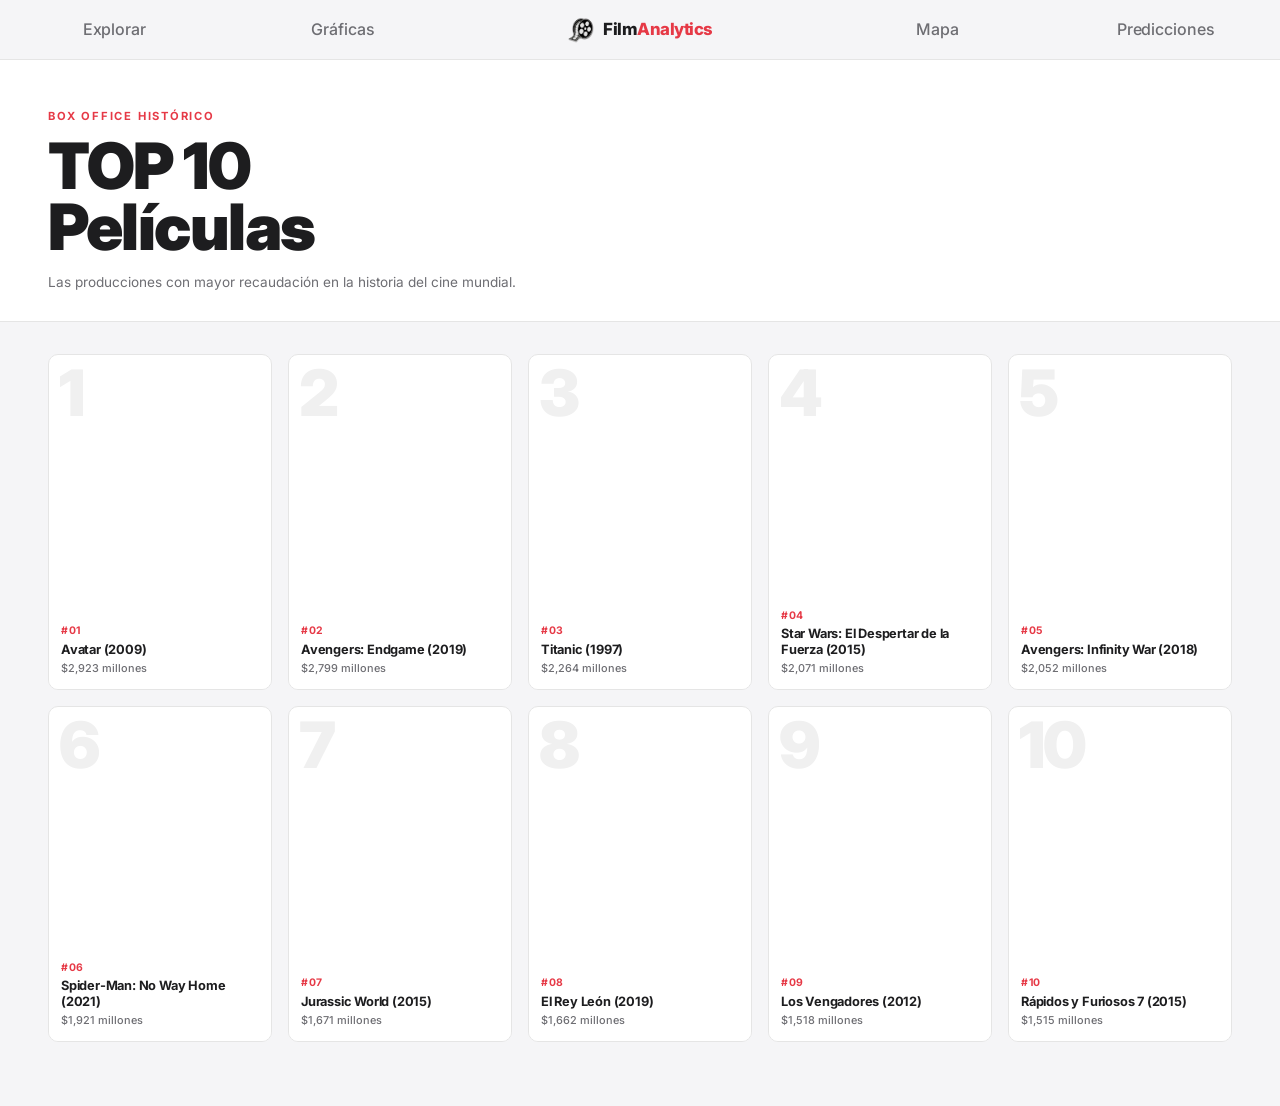
<file: index.html>
<!DOCTYPE html>
<html lang="es">
<head>
  <meta charset="UTF-8" />
  <meta name="viewport" content="width=device-width, initial-scale=1.0" />
  <title>FilmAnalytics — Explorar</title>
  <link rel="stylesheet" href="css/global.css" />
  <link rel="stylesheet" href="css/header.css" />
  <link rel="stylesheet" href="css/home.css" />
</head>
<body>

  <header class="site-header">
    <a href="inventario.html" class="nav-btn">Explorar</a>
    <a href="graficas.html" class="nav-btn">Gráficas</a>

    <a href="index.html" class="header-logo">
      <img src="assets/images/logo_film.png" alt="FilmAnalytics"
           onerror="this.style.display='none'">
      <span class="logo-text">Film<span>Analytics</span></span>
    </a>

    <a href="mapa.html"         class="nav-btn">Mapa</a>
    <a href="predicciones.html" class="nav-btn">Predicciones</a>
  </header>

  <section class="home-hero">
    <p class="home-hero__eyebrow">Box office histórico</p>
    <h1 class="home-hero__title">TOP 10<br>Películas</h1>
    <p class="home-hero__sub">Las producciones con mayor recaudación en la historia del cine mundial.</p>
  </section>

  <section class="movies-section">
    <div class="movies-grid" id="movies-grid">
      <p class="loading-state">Cargando películas…</p>
    </div>
  </section>

  <script>
    const grid = document.getElementById('movies-grid');

    fetch('data/peliculas.json')
      .then(res => {
        if (!res.ok) throw new Error('HTTP ' + res.status);
        return res.json();
      })
      .then(peliculas => {
        grid.innerHTML = '';
        peliculas.forEach(p => {
          const card = document.createElement('article');
          card.className = 'movie-card';

          const poster = p.imagen
            ? `<img class="movie-card__poster" src="${p.imagen}"
                 alt="${p.titulo}" loading="lazy"
                 onerror="this.remove()">`
            : '';

          card.innerHTML = `
            ${poster}
            <div class="movie-card__bg-num">${p.rank}</div>
            <div class="movie-card__overlay">
              <span class="movie-card__rank">#${String(p.rank).padStart(2,'0')}</span>
              <h2 class="movie-card__title">${p.titulo}</h2>
              ${p.recaudacion ? `<p class="movie-card__revenue">${p.recaudacion}</p>` : ''}
            </div>`;

          grid.appendChild(card);
        });
      })
      .catch(() => {
        grid.innerHTML = `<p class="error-state">
          No se cargó <code>data/peliculas.json</code>.<br>
          Corre: <code>python scraper/scraper.py</code><br>
          Abre con: <code>python -m http.server 8080</code>
        </p>`;
      });
  </script>

</body>
</html>
</file>
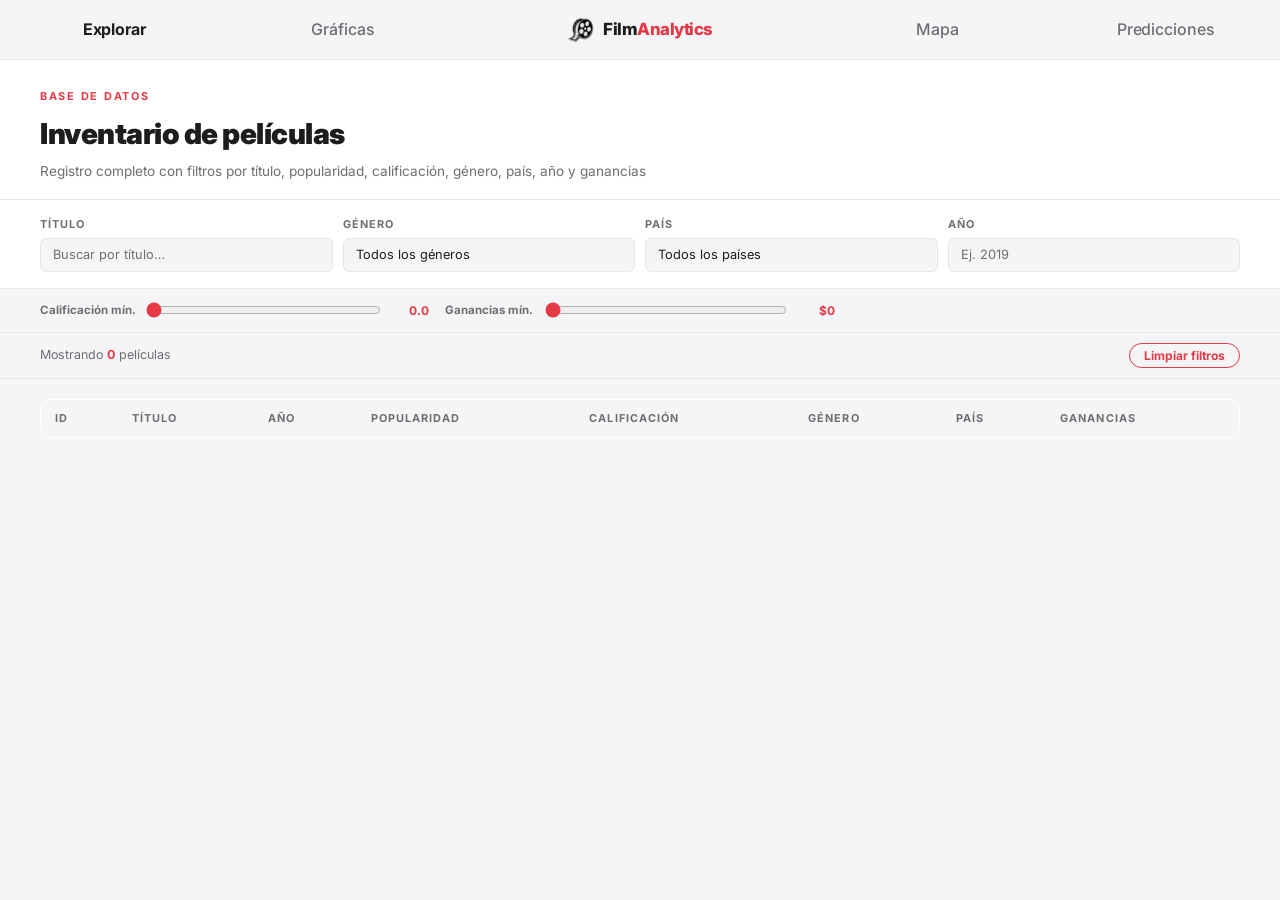
<file: inventario.html>
<!DOCTYPE html>
<html lang="es">
<head>
  <meta charset="UTF-8"/>
  <meta name="viewport" content="width=device-width, initial-scale=1.0"/>
  <title>FilmAnalytics — Inventario</title>
  <link rel="stylesheet" href="css/global.css"/>
  <link rel="stylesheet" href="css/header.css"/>
  <link rel="stylesheet" href="css/inventario.css"/>
</head>
<body>

  <header class="site-header">
    <a href="inventario.html" class="nav-btn active">Explorar</a>
    <a href="graficas.html" class="nav-btn">Gráficas</a>
    <a href="index.html" class="header-logo">
      <img src="assets/images/logo_film.png" alt="" onerror="this.style.display='none'">
      <span class="logo-text">Film<span>Analytics</span></span>
    </a>
    <a href="mapa.html" class="nav-btn">Mapa</a>
    <a href="predicciones.html" class="nav-btn">Predicciones</a>
  </header>

  <div class="inv-hero">
    <p class="inv-hero__eyebrow">Base de datos</p>
    <h1 class="inv-hero__title">Inventario de películas</h1>
    <p class="inv-hero__sub">Registro completo con filtros por título, popularidad, calificación, género, país, año y ganancias</p>
  </div>

  <div class="inv-filters">
    <div class="filter-group">
      <label class="filter-label">Título</label>
      <input class="filter-input" type="text" id="f-titulo" placeholder="Buscar por título…"/>
    </div>
    <div class="filter-group">
      <label class="filter-label">Género</label>
      <select class="filter-select" id="f-genero">
        <option value="">Todos los géneros</option>
        <option value="Action">Action</option>
        <option value="Adventure">Adventure</option>
        <option value="Animation">Animation</option>
        <option value="Comedy">Comedy</option>
        <option value="Crime">Crime</option>
        <option value="Drama">Drama</option>
        <option value="Fantasy">Fantasy</option>
        <option value="Horror">Horror</option>
        <option value="Romance">Romance</option>
        <option value="Science Fiction">Science Fiction</option>
        <option value="Thriller">Thriller</option>
      </select>
    </div>
    <div class="filter-group">
      <label class="filter-label">País</label>
      <select class="filter-select" id="f-pais">
        <option value="">Todos los países</option>
        <option value="United States of America">United States of America</option>
        <option value="United Kingdom">United Kingdom</option>
        <option value="France">France</option>
        <option value="Canada">Canada</option>
        <option value="Japan">Japan</option>
        <option value="Germany">Germany</option>
        <option value="India">India</option>
        <option value="Australia">Australia</option>
        <option value="China">China</option>
        <option value="South Korea">South Korea</option>
      </select>
    </div>
    <div class="filter-group">
      <label class="filter-label">Año</label>
      <input class="filter-input" type="number" id="f-anio" placeholder="Ej. 2019" min="1900" max="2024"/>
    </div>
  </div>

  <div class="inv-filters-range">
    <div class="range-group">
      <span class="range-label">Calificación mín.</span>
      <input class="range-input" type="range" id="f-cal" min="0" max="10" value="0" step="0.1"/>
      <span class="range-val" id="v-cal">0.0</span>
    </div>
    <div class="range-group">
      <span class="range-label">Ganancias mín.</span>
      <input class="range-input" type="range" id="f-gan" min="0" max="3000000000" value="0" step="10000000"/>
      <span class="range-val" id="v-gan">$0</span>
    </div>
  </div>

  <div class="inv-bar">
    <p class="inv-count">Mostrando <span id="count">0</span> películas</p>
    <button class="inv-reset" id="btn-reset">Limpiar filtros</button>
  </div>

  <div class="inv-table-wrap">
    <table class="inv-table">
      <thead>
        <tr>
          <th>ID</th>
          <th>Título</th>
          <th>Año</th>
          <th>Popularidad</th>
          <th>Calificación</th>
          <th>Género</th>
          <th>País</th>
          <th>Ganancias</th>
        </tr>
      </thead>
      <tbody id="inv-tbody"></tbody>
    </table>
    <p class="inv-empty" id="inv-empty" style="display:none">
      No se encontraron películas con esos filtros.
    </p>
  </div>

  <script>
    function formatGan(n) {
      if (n >= 1e9) return '$' + (n / 1e9).toFixed(2) + 'B';
      if (n >= 1e6) return '$' + (n / 1e6).toFixed(0) + 'M';
      return '$' + n.toLocaleString();
    }

    function render(lista) {
      const tbody = document.getElementById('inv-tbody');
      const empty = document.getElementById('inv-empty');
      document.getElementById('count').textContent = lista.length;
      tbody.innerHTML = '';

      if (lista.length === 0) { empty.style.display = 'block'; return; }
      empty.style.display = 'none';

      lista.forEach(p => {
        tbody.innerHTML += `
          <tr>
            <td class="td-id">#${p.id}</td>
            <td class="td-titulo">${p.titulo}</td>
            <td class="td-muted">${p.anio}</td>
            <td>
              <div class="td-pop">
    		<span class="td-num">${Math.round((p.popularidad / 8) * 100)}</span>
    		<div class="pop-bar-wrap">
      		   <div class="pop-bar" style="width:${Math.round((p.popularidad / 8) * 100)}%"></div>
    		</div>
  	      </div>
	    </td>
            <td class="td-num">${parseFloat(p.calificacion).toFixed(1)}</td>
            <td><span class="td-badge">${p.genero}</span></td>
            <td class="td-muted">${p.pais}</td>
            <td class="td-num">${formatGan(p.ganancias)}</td>
          </tr>`;
      });
    }

    let timer = null;
    function buscar() {
      clearTimeout(timer);
      timer = setTimeout(() => {
        const params = new URLSearchParams();
        const titulo  = document.getElementById('f-titulo').value;
        const genero  = document.getElementById('f-genero').value;
        const pais    = document.getElementById('f-pais').value;
        const anio    = document.getElementById('f-anio').value;
        const cal_min = document.getElementById('f-cal').value;
        const gan_min = document.getElementById('f-gan').value;

        if (titulo)        params.append('titulo',  titulo);
        if (genero)        params.append('genero',  genero);
        if (pais)          params.append('pais',    pais);
        if (anio)          params.append('anio',    anio);
        if (cal_min > 0)   params.append('cal_min', cal_min);
        if (gan_min > 0)   params.append('gan_min', gan_min);

        fetch('api/inventario.php?' + params.toString())
          .then(r => r.json())
          .then(d => render(d))
          .catch(err => console.error(err));
      }, 400);
    }

    document.getElementById('f-cal').addEventListener('input', e => {
      document.getElementById('v-cal').textContent = parseFloat(e.target.value).toFixed(1);
      buscar();
    });
    document.getElementById('f-gan').addEventListener('input', e => {
      document.getElementById('v-gan').textContent = formatGan(parseFloat(e.target.value));
      buscar();
    });

    ['f-titulo','f-genero','f-pais','f-anio'].forEach(id => {
      document.getElementById(id).addEventListener('input', buscar);
      document.getElementById(id).addEventListener('change', buscar);
    });

    document.getElementById('btn-reset').addEventListener('click', () => {
      document.getElementById('f-titulo').value = '';
      document.getElementById('f-genero').value = '';
      document.getElementById('f-pais').value   = '';
      document.getElementById('f-anio').value   = '';
      document.getElementById('f-cal').value    = 0;
      document.getElementById('f-gan').value    = 0;
      document.getElementById('v-cal').textContent = '0.0';
      document.getElementById('v-gan').textContent = '$0';
      buscar();
    });

    // Carga inicial
    buscar();
  </script>

</body>
</html>
</file>
<file: css/global.css>
@import url('https://fonts.googleapis.com/css2?family=Inter:wght@400;500;700;800;900&display=swap');

:root {
  --color-bg:        #f5f5f7;
  --color-surface:   #ffffff;
  --color-accent:    #e63946;
  --color-text:      #1d1d1f;
  --color-muted:     #6e6e73;
  --color-border:    #e5e5e5;

  --font-body:       'Inter', sans-serif;

  --header-height:   60px;
  --transition:      0.2s ease;
}

*, *::before, *::after {
  box-sizing: border-box;
  margin: 0;
  padding: 0;
}

html {
  font-size: 16px;
  scroll-behavior: smooth;
}

body {
  background-color: var(--color-bg);
  color: var(--color-text);
  font-family: var(--font-body);
  font-weight: 400;
  line-height: 1.6;
  min-height: 100vh;
  padding-top: var(--header-height);
}

a {
  color: inherit;
  text-decoration: none;
}

img {
  display: block;
  max-width: 100%;
}
</file>
<file: css/header.css>
.site-header {
  position: fixed;
  top: 0;
  left: 0;
  width: 100%;
  height: var(--header-height);
  background-color: rgba(245, 245, 247, 0.92);
  backdrop-filter: blur(12px);
  -webkit-backdrop-filter: blur(12px);
  border-bottom: 1px solid var(--color-border);
  z-index: 1000;

  display: grid;
  grid-template-columns: 1fr 1fr 1.6fr 1fr 1fr;
  align-items: center;
  justify-items: center;
}

.header-logo {
  display: flex;
  align-items: center;
  justify-content: center;
  gap: 8px;
  height: 100%;
  text-decoration: none;
}

.header-logo img {
  height: 28px;
  width: auto;
  object-fit: contain;
}

.header-logo .logo-text {
  font-size: 1.05rem;
  font-weight: 800;
  color: var(--color-text);
  letter-spacing: -0.5px;
  line-height: 1;
}

.header-logo .logo-text span {
  color: var(--color-accent);
}

.nav-btn {
  display: inline-flex;
  align-items: center;
  padding: 6px 18px;
  height: 34px;
  font-family: var(--font-body);
  font-size: 1rem;
  font-weight: 500;
  color: var(--color-muted);
  letter-spacing: -0.1px;
  border-radius: 20px;
  white-space: nowrap;
  transition: color var(--transition), background-color var(--transition);
  cursor: pointer;
  text-decoration: none;
}

.nav-btn:hover {
  color: var(--color-text);
  background-color: rgba(0, 0, 0, 0.05);
}

.nav-btn.active {
  color: var(--color-text);
  font-weight: 700;
}

@media (max-width: 600px) {
  .site-header {
    grid-template-columns: 1fr 1fr auto 1fr 1fr;
  }
  .nav-btn {
    padding: 5px 8px;
    font-size: 0.75rem;
  }
  .header-logo .logo-text {
    font-size: 0.9rem;
  }
}
</file>
<file: css/home.css>
.home-hero {
  padding: 48px 48px 28px;
  background: var(--color-surface);
  border-bottom: 1px solid var(--color-border);
}

.home-hero__eyebrow {
  font-size: 0.7rem;
  font-weight: 700;
  letter-spacing: 0.16em;
  text-transform: uppercase;
  color: var(--color-accent);
  margin-bottom: 10px;
}

.home-hero__title {
  font-size: clamp(2.2rem, 5vw, 4rem);
  font-weight: 900;
  letter-spacing: -1.5px;
  line-height: 0.95;
  color: var(--color-text);
}

.home-hero__sub {
  margin-top: 14px;
  font-size: 0.85rem;
  color: var(--color-muted);
}

/* Grid */
.movies-section {
  padding: 32px 48px 64px;
}

.movies-grid {
  display: grid;
  grid-template-columns: repeat(5, 1fr);
  gap: 16px;
}

.movie-card {
  position: relative;
  border-radius: 10px;
  overflow: hidden;
  background: var(--color-surface);
  border: 1px solid var(--color-border);
  aspect-ratio: 2 / 3;
  cursor: default;
  animation: cardIn 0.45s ease both;
  transition: border-color var(--transition), transform var(--transition);
}

.movie-card:hover {
  border-color: #ccc;
  transform: translateY(-3px);
}

.movie-card:nth-child(1)  { animation-delay: 0.04s; }
.movie-card:nth-child(2)  { animation-delay: 0.08s; }
.movie-card:nth-child(3)  { animation-delay: 0.12s; }
.movie-card:nth-child(4)  { animation-delay: 0.16s; }
.movie-card:nth-child(5)  { animation-delay: 0.20s; }
.movie-card:nth-child(6)  { animation-delay: 0.24s; }
.movie-card:nth-child(7)  { animation-delay: 0.28s; }
.movie-card:nth-child(8)  { animation-delay: 0.32s; }
.movie-card:nth-child(9)  { animation-delay: 0.36s; }
.movie-card:nth-child(10) { animation-delay: 0.40s; }

@keyframes cardIn {
  from { opacity: 0; transform: translateY(14px); }
  to   { opacity: 1; transform: translateY(0); }
}

.movie-card__bg-num {
  position: absolute;
  top: 6px;
  left: 10px;
  font-size: 4rem;
  font-weight: 900;
  color: #f0f0f0;
  line-height: 1;
  letter-spacing: -2px;
  pointer-events: none;
  user-select: none;
  z-index: 0;
}

.movie-card__poster {
  width: 100%;
  height: 100%;
  object-fit: cover;
  display: block;
  position: absolute;
  inset: 0;
  z-index: 1;
  transition: transform 0.4s ease;
}

.movie-card:hover .movie-card__poster {
  transform: scale(1.04);
}

.movie-card__overlay {
  position: absolute;
  inset: 0;
  z-index: 2;
  display: flex;
  flex-direction: column;
  justify-content: flex-end;
  padding: 14px 12px 12px;
  background: linear-gradient(
    to top,
    rgba(255,255,255,0.82) 0%,
    rgba(255,255,255,0.2)  35%,
    transparent 60%
  );
}

.movie-card__rank {
  font-size: 0.65rem;
  font-weight: 700;
  color: var(--color-accent);
  letter-spacing: 0.06em;
  margin-bottom: 2px;
}

.movie-card__title {
  font-size: 0.8rem;
  font-weight: 700;
  color: var(--color-text);
  line-height: 1.2;
  letter-spacing: -0.2px;
}

.movie-card__revenue {
  font-size: 0.68rem;
  font-weight: 500;
  color: var(--color-muted);
  margin-top: 3px;
}

.movie-card::after {
  content: '';
  position: absolute;
  bottom: 0;
  left: 0;
  width: 0;
  height: 2px;
  background: var(--color-accent);
  transition: width 0.3s ease;
  z-index: 3;
}

.movie-card:hover::after {
  width: 100%;
}

.loading-state,
.error-state {
  grid-column: 1 / -1;
  text-align: center;
  padding: 80px 0;
  color: var(--color-muted);
  font-size: 0.9rem;
  line-height: 2;
}

.error-state { color: var(--color-accent); }

@media (max-width: 1100px) {
  .movies-grid { grid-template-columns: repeat(4, 1fr); }
}
@media (max-width: 820px) {
  .movies-grid { grid-template-columns: repeat(3, 1fr); }
  .movies-section, .home-hero { padding-left: 24px; padding-right: 24px; }
}
@media (max-width: 540px) {
  .movies-grid { grid-template-columns: repeat(2, 1fr); gap: 10px; }
}
</file>
<file: css/inventario.css>
.inv-hero {
  padding: 28px 40px 16px;
  background: var(--color-surface);
  border-bottom: 1px solid var(--color-border);
}

.inv-hero__eyebrow {
  font-size: 0.68rem;
  font-weight: 700;
  letter-spacing: 0.16em;
  text-transform: uppercase;
  color: var(--color-accent);
  margin-bottom: 6px;
}

.inv-hero__title {
  font-size: 1.8rem;
  font-weight: 900;
  letter-spacing: -0.5px;
  color: var(--color-text);
}

.inv-hero__sub {
  font-size: 0.85rem;
  color: var(--color-muted);
  margin-top: 4px;
}

.inv-filters {
  background: var(--color-surface);
  border-bottom: 1px solid var(--color-border);
  padding: 16px 40px;
  display: grid;
  grid-template-columns: repeat(4, 1fr);
  gap: 10px;
}

.filter-group {
  display: flex;
  flex-direction: column;
  gap: 4px;
}

.filter-label {
  font-size: 0.68rem;
  font-weight: 700;
  text-transform: uppercase;
  letter-spacing: 0.1em;
  color: var(--color-muted);
}

.filter-input,
.filter-select {
  height: 34px;
  padding: 0 12px;
  border: 1px solid var(--color-border);
  border-radius: 6px;
  background: var(--color-bg);
  font-family: var(--font-body);
  font-size: 0.8rem;
  color: var(--color-text);
  outline: none;
  appearance: none;
  transition: border-color var(--transition);
  width: 100%;
}

.filter-input:focus,
.filter-select:focus {
  border-color: var(--color-accent);
}

.filter-input::placeholder {
  color: var(--color-muted);
}

.inv-filters-range {
  background: var(--color-bg);
  border-bottom: 1px solid var(--color-border);
  padding: 12px 40px;
  display: grid;
  grid-template-columns: repeat(3, 1fr);
  gap: 16px;
  align-items: center;
}

.range-group {
  display: flex;
  align-items: center;
  gap: 10px;
}

.range-label {
  font-size: 0.72rem;
  font-weight: 700;
  color: var(--color-muted);
  white-space: nowrap;
  min-width: 90px;
}

.range-input {
  flex: 1;
  accent-color: var(--color-accent);
  cursor: pointer;
}

.range-val {
  font-size: 0.75rem;
  font-weight: 700;
  color: var(--color-accent);
  min-width: 38px;
  text-align: right;
}

.inv-bar {
  display: flex;
  align-items: center;
  justify-content: space-between;
  padding: 10px 40px;
  border-bottom: 1px solid var(--color-border);
}

.inv-count {
  font-size: 0.78rem;
  color: var(--color-muted);
}

.inv-count span {
  color: var(--color-accent);
  font-weight: 700;
}

.inv-reset {
  font-size: 0.75rem;
  font-weight: 700;
  color: var(--color-accent);
  background: none;
  border: 1px solid var(--color-accent);
  border-radius: 20px;
  padding: 4px 14px;
  cursor: pointer;
  font-family: var(--font-body);
  transition: all var(--transition);
}

.inv-reset:hover {
  background: var(--color-accent);
  color: #fff;
}

.inv-table-wrap {
  padding: 20px 40px 48px;
}

.inv-table {
  width: 100%;
  border-collapse: collapse;
  font-size: 0.83rem;
  background: var(--color-surface);
  border: 1px solid var(--color-border);
  border-radius: 10px;
  overflow: hidden;
}

.inv-table thead th {
  background: var(--color-bg);
  padding: 10px 14px;
  text-align: left;
  font-size: 0.68rem;
  font-weight: 700;
  letter-spacing: 0.1em;
  text-transform: uppercase;
  color: var(--color-muted);
  border-bottom: 1px solid var(--color-border);
  white-space: nowrap;
  cursor: pointer;
  user-select: none;
}

.inv-table thead th:hover {
  color: var(--color-text);
}

.inv-table tbody td {
  padding: 10px 14px;
  border-bottom: 1px solid var(--color-border);
  color: var(--color-text);
  vertical-align: middle;
}

.inv-table tbody tr:last-child td { border-bottom: none; }
.inv-table tbody tr:hover td { background: var(--color-bg); }

.td-id {
  font-size: 0.7rem;
  color: var(--color-muted);
  font-weight: 600;
  font-family: monospace;
}

.td-titulo { font-weight: 700; }

.td-badge {
  display: inline-block;
  padding: 2px 9px;
  border-radius: 20px;
  font-size: 0.68rem;
  font-weight: 700;
  background: #fde8ea;
  color: #a32d2d;
  white-space: nowrap;
}

.td-muted {
  font-size: 0.78rem;
  color: var(--color-muted);
}

.td-num {
  font-weight: 700;
  font-variant-numeric: tabular-nums;
}

.td-pop {
  display: flex;
  align-items: center;
  gap: 6px;
}

.pop-bar-wrap {
  flex: 1;
  height: 5px;
  background: var(--color-border);
  border-radius: 3px;
  min-width: 50px;
}

.pop-bar {
  height: 5px;
  border-radius: 3px;
  background: var(--color-accent);
}

/* Sin resultados */
.inv-empty {
  text-align: center;
  padding: 60px 0;
  color: var(--color-muted);
  font-size: 0.9rem;
}

@media (max-width: 900px) {
  .inv-filters        { grid-template-columns: repeat(2, 1fr); }
  .inv-filters-range  { grid-template-columns: 1fr; }
  .inv-hero, .inv-filters, .inv-filters-range,
  .inv-bar, .inv-table-wrap { padding-left: 16px; padding-right: 16px; }
}
</file>
